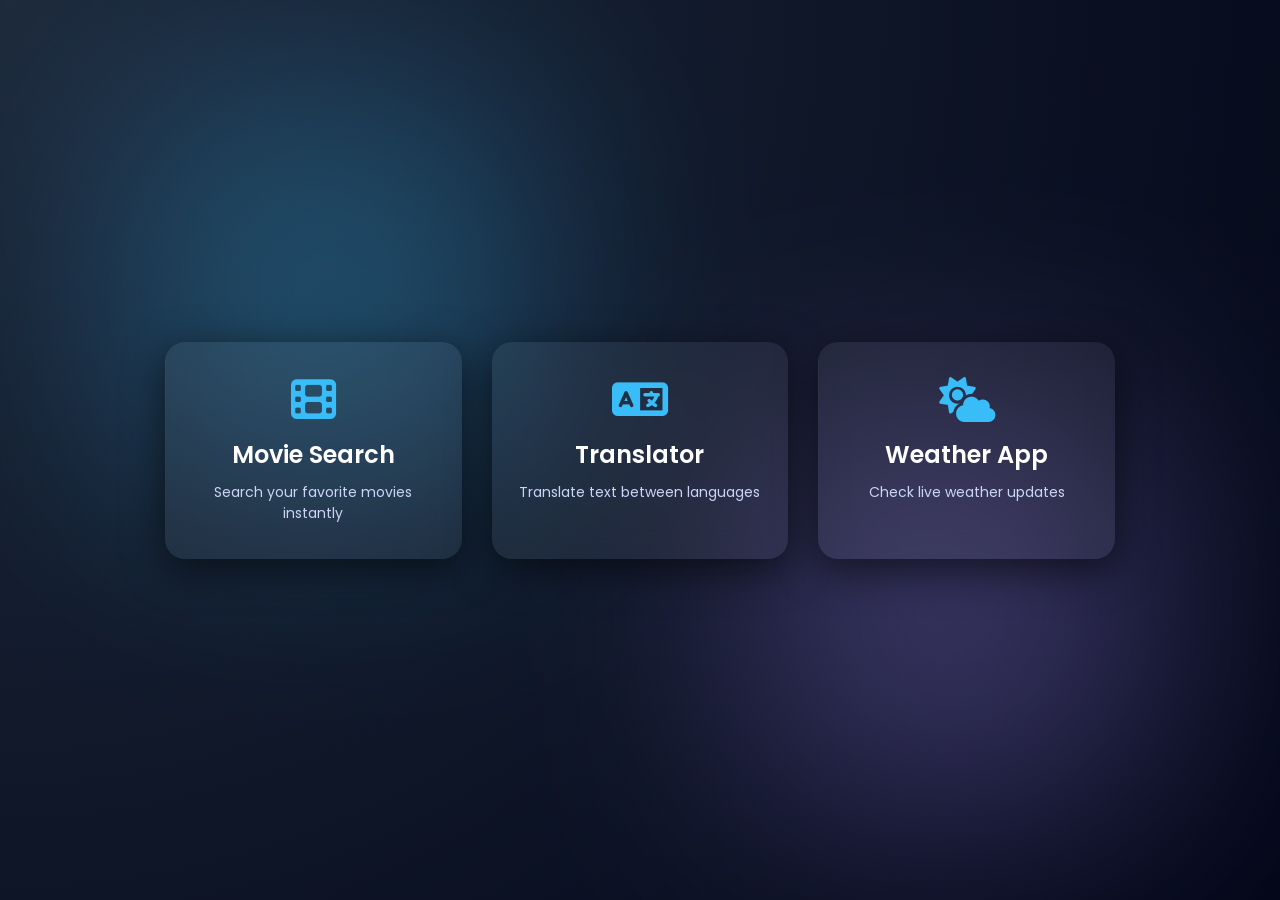
<file: index.html>
<!DOCTYPE html>
<html lang="en">

<head>
    <meta charset="UTF-8" />
    <meta name="viewport" content="width=device-width, initial-scale=1.0" />
    <title>My Projects</title>

    <!-- Fonts -->
    <link href="https://fonts.googleapis.com/css2?family=Poppins:wght@400;500;600&display=swap" rel="stylesheet">

    <!-- Font Awesome -->
    <link rel="stylesheet" href="https://cdnjs.cloudflare.com/ajax/libs/font-awesome/6.5.0/css/all.min.css">

    <style>
        * {
            margin: 0;
            padding: 0;
            box-sizing: border-box;
            font-family: "Poppins", sans-serif;
        }

        body {
            height: 100vh;
            background: radial-gradient(circle at top left, #1e293b, #020617);
            display: flex;
            justify-content: center;
            align-items: center;
            overflow: hidden;
            color: #fff;
        }

        /* Glow background */
        body::before {
            content: "";
            position: absolute;
            width: 400px;
            height: 400px;
            background: #38bdf8;
            filter: blur(120px);
            opacity: 0.3;
            top: 10%;
            left: 10%;
        }

        body::after {
            content: "";
            position: absolute;
            width: 400px;
            height: 400px;
            background: #a78bfa;
            filter: blur(120px);
            opacity: 0.3;
            bottom: 10%;
            right: 10%;
        }

        .container {
            display: grid;
            grid-template-columns: repeat(auto-fit, minmax(260px, 1fr));
            gap: 30px;
            width: 90%;
            max-width: 950px;
            z-index: 1;
        }

        .card {
            background: rgba(255, 255, 255, 0.06);
            backdrop-filter: blur(15px);
            border-radius: 20px;
            padding: 35px 20px;
            text-align: center;
            cursor: pointer;
            transition: all 0.3s ease;
            box-shadow: 0 10px 40px rgba(0, 0, 0, 0.6);
            position: relative;
            overflow: hidden;
            transform: translateY(40px);
            opacity: 0;
            animation: fadeUp 0.8s ease forwards;
        }

        .card:nth-child(1) {
            animation-delay: 0.2s;
        }

        .card:nth-child(2) {
            animation-delay: 0.4s;
        }

        .card:nth-child(3) {
            animation-delay: 0.6s;
        }

        @keyframes fadeUp {
            to {
                transform: translateY(0);
                opacity: 1;
            }
        }

        .card:hover {
            transform: translateY(-10px) scale(1.04);
            box-shadow: 0 20px 50px rgba(0, 0, 0, 0.8);
        }

        .card::before {
            content: "";
            position: absolute;
            inset: 0;
            background: linear-gradient(120deg, transparent, rgba(255, 255, 255, 0.2), transparent);
            transform: translateX(-100%);
            transition: 0.6s;
        }

        .card:hover::before {
            transform: translateX(100%);
        }

        .card i {
            font-size: 45px;
            margin-bottom: 15px;
            color: #38bdf8;
        }

        .card h2 {
            margin-bottom: 10px;
            font-weight: 600;
        }

        .card p {
            color: #cbd5f5;
            font-size: 14px;
        }
    </style>
</head>

<body>

    <div class="container">

        <div class="card" onclick="openProject('Movie Search/index.html')">
            <i class="fa-solid fa-film"></i>
            <h2>Movie Search</h2>
            <p>Search your favorite movies instantly</p>
        </div>

        <div class="card" onclick="openProject('translator/index.html')">
            <i class="fa-solid fa-language"></i>
            <h2>Translator</h2>
            <p>Translate text between languages</p>
        </div>

        <div class="card" onclick="openProject('weather/index.html')">
            <i class="fa-solid fa-cloud-sun"></i>
            <h2>Weather App</h2>
            <p>Check live weather updates</p>
        </div>

    </div>

    <script>
        function openProject(path) {
            window.location.href = path;
        }
    </script>

</body>

</html>
</file>
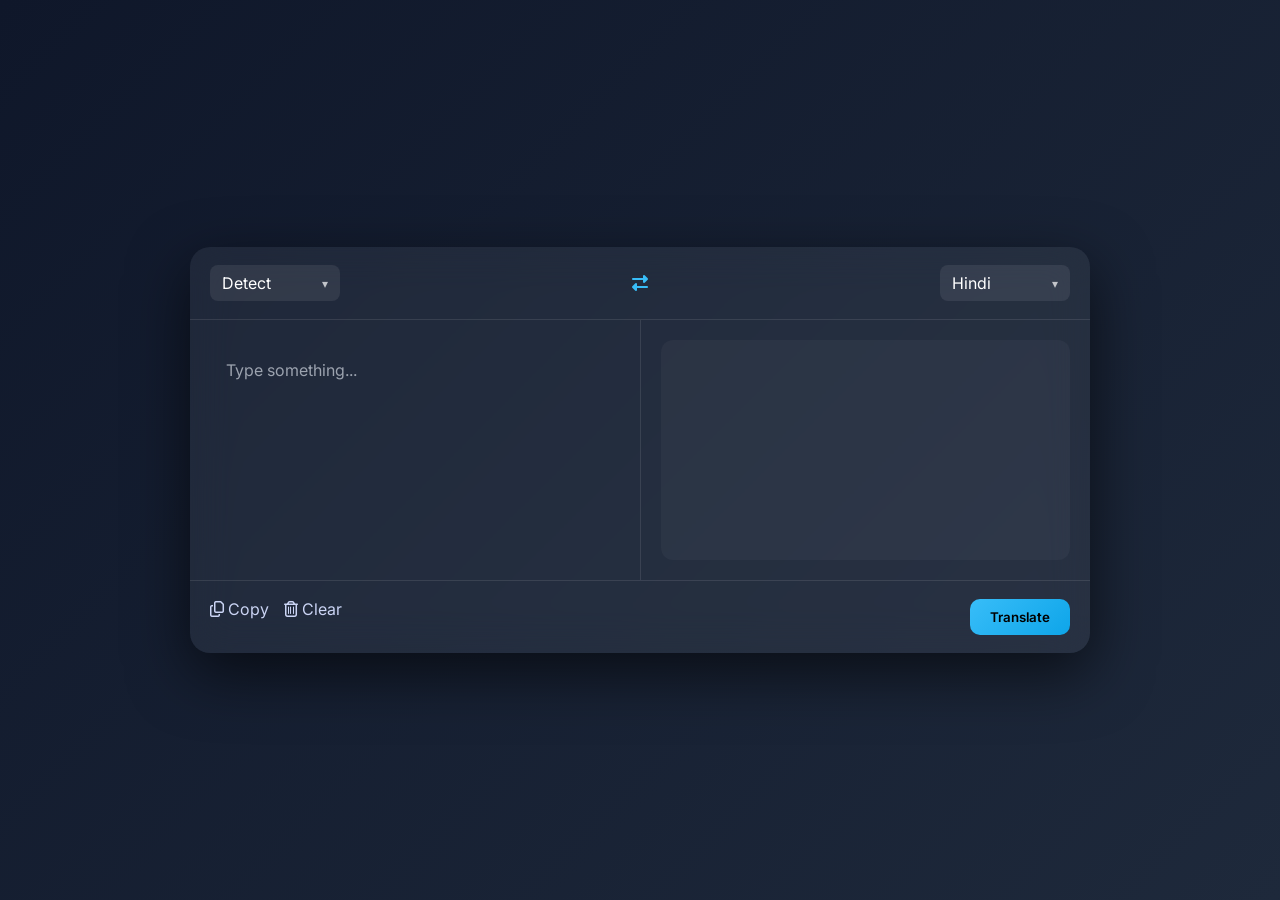
<file: translator/index.html>
<!DOCTYPE html>
<html lang="en">

<head>
    <meta charset="UTF-8">
    <title>Translator Pro+</title>

    <!-- Fonts -->
    <link href="https://fonts.googleapis.com/css2?family=Inter:wght@400;500;600&display=swap" rel="stylesheet">

    <!-- Font Awesome -->
    <link rel="stylesheet" href="https://cdnjs.cloudflare.com/ajax/libs/font-awesome/6.5.0/css/all.min.css">

    <!-- CSS -->
    <link rel="stylesheet" href="style.css">
</head>

<body>

    <div class="container">

        <!-- ===== TOP ===== -->
        <div class="top">

            <!-- Source Language -->
            <div class="custom-select" id="sourceSelect">
                <div class="selected">Detect</div>
                <div class="options">
                    <div data-value="auto">Detect</div>
                    <div data-value="en">English</div>
                    <div data-value="hi">Hindi</div>
                </div>
            </div>

            <!-- Swap -->
            <div id="swapBtn" class="swap">
                <i class="fa-solid fa-right-left"></i>
            </div>

            <!-- Target Language -->
            <div class="custom-select" id="targetSelect">
                <div class="selected">Hindi</div>
                <div class="options">
                    <div data-value="hi">Hindi</div>
                    <div data-value="en">English</div>
                    <div data-value="fr">French</div>
                </div>
            </div>

        </div>

        <!-- ===== PANELS ===== -->
        <div class="panels">

            <!-- Input -->
            <div class="panel">
                <textarea id="inputText" placeholder="Type something..."></textarea>
            </div>

            <!-- Output -->
            <div class="panel">
                <div id="outputText" class="output"></div>
            </div>

        </div>

        <!-- ===== BOTTOM ===== -->
        <div class="bottom">

            <div class="actions">
                <div class="action" onclick="copyText()">
                    <i class="fa-regular fa-copy"></i> Copy
                </div>

                <div class="action" onclick="clearText()">
                    <i class="fa-regular fa-trash-can"></i> Clear
                </div>
            </div>

            <button class="btn" onclick="translateText()">
                Translate
            </button>

        </div>

    </div>

    <!-- JS -->
    <script src="script.js"></script>

</body>

</html>
</file>
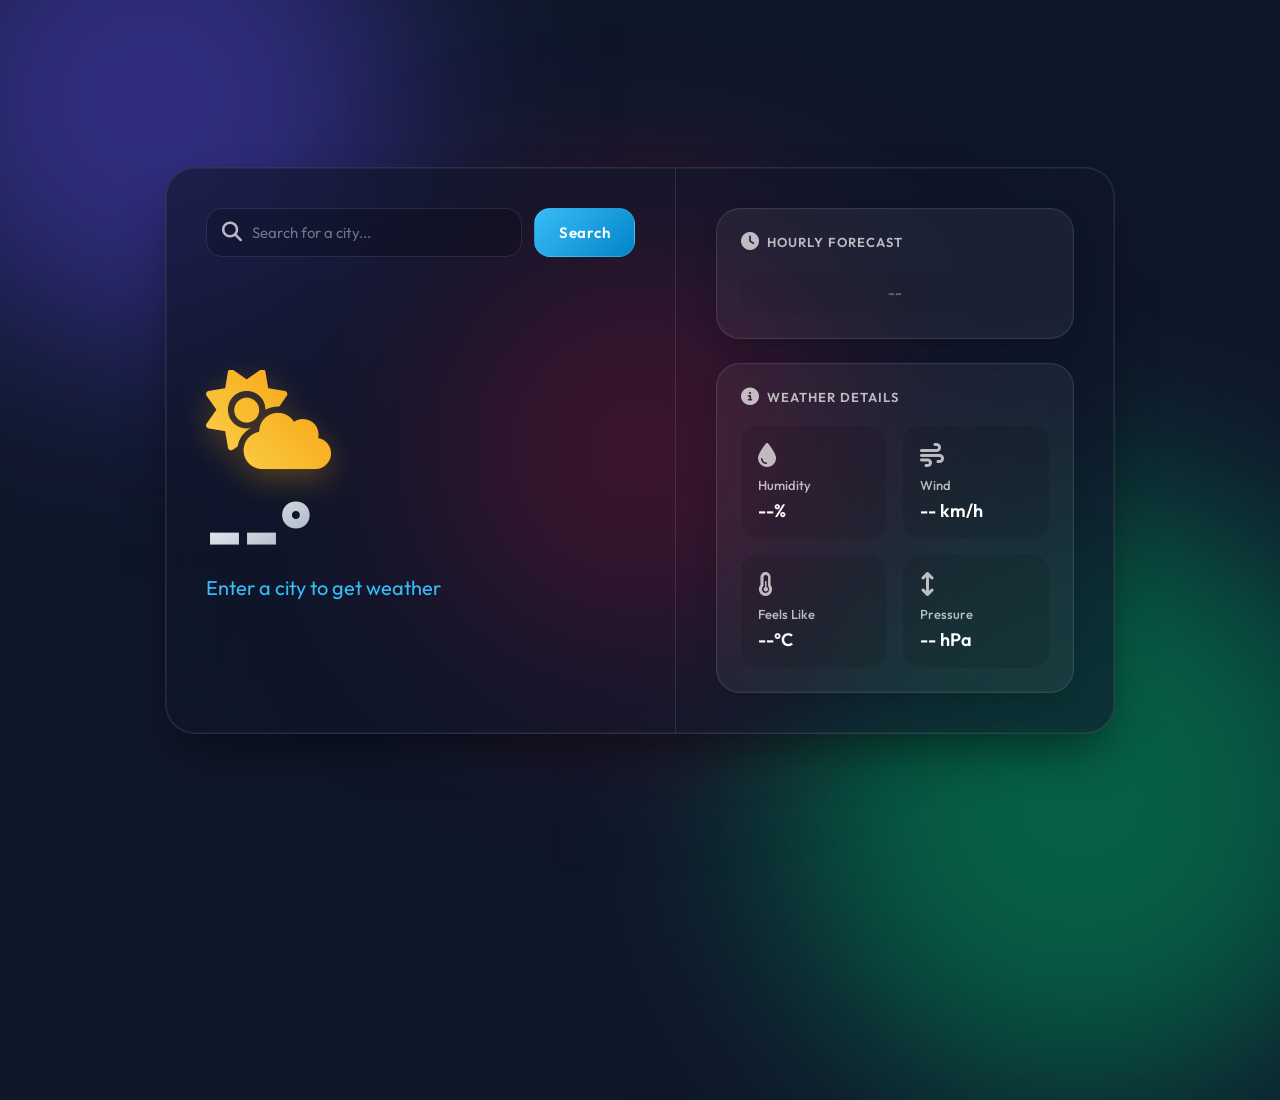
<file: weather/index.html>
<!DOCTYPE html>
<html lang="en">

<head>
    <meta charset="UTF-8">
    <meta name="viewport" content="width=device-width, initial-scale=1.0">
    <title>Pro Weather App | Modern</title>
    
    <!-- Google Fonts -->
    <link rel="preconnect" href="https://fonts.googleapis.com">
    <link rel="preconnect" href="https://fonts.gstatic.com" crossorigin>
    <link href="https://fonts.googleapis.com/css2?family=Outfit:wght@300;400;500;600;700;800&display=swap" rel="stylesheet">
    
    <!-- FontAwesome Icons -->
    <link rel="stylesheet" href="https://cdnjs.cloudflare.com/ajax/libs/font-awesome/6.4.0/css/all.min.css">
    
    <link rel="stylesheet" href="style.css">
</head>

<body>
    <!-- Animated background elements -->
    <div class="bg-shape shape-1"></div>
    <div class="bg-shape shape-2"></div>
    <div class="bg-shape shape-3"></div>

    <div class="app">

        <!-- LEFT -->
        <div class="left">
            <div class="search">
                <div class="input-wrapper">
                    <i class="fa-solid fa-magnifying-glass"></i>
                    <input type="text" id="city" placeholder="Search for a city..." list="cities">
                </div>
                <datalist id="cities">
                    <option value="Jaipur">
                    <option value="Delhi">
                    <option value="Mumbai">
                    <option value="London">
                    <option value="New York">
                </datalist>
                <button onclick="getWeather()">Search</button>
            </div>

            <div class="main-weather fade-in" id="mainWeather">
                <i class="fa-solid fa-cloud-sun weather-icon"></i>
                <h1>--°</h1>
                <p>Enter a city to get weather</p>
            </div>
        </div>

        <!-- RIGHT -->
        <div class="right">

            <div class="box fade-in slide-up delay-1">
                <div class="box-header">
                    <i class="fa-solid fa-clock"></i>
                    <h3>HOURLY FORECAST</h3>
                </div>
                <div class="row" id="hourly">
                    <!-- Placeholder -->
                    <div class="hourly-item empty">
                        <p>--</p>
                    </div>
                </div>
            </div>

            <div class="box fade-in slide-up delay-2">
                <div class="box-header">
                    <i class="fa-solid fa-circle-info"></i>
                    <h3>WEATHER DETAILS</h3>
                </div>
                <div id="details">
                    <!-- Placeholders -->
                    <div class="detail-card">
                        <i class="fa-solid fa-droplet"></i>
                        <span>Humidity</span>
                        <strong>--%</strong>
                    </div>
                    <div class="detail-card">
                        <i class="fa-solid fa-wind"></i>
                        <span>Wind</span>
                        <strong>-- km/h</strong>
                    </div>
                    <div class="detail-card">
                        <i class="fa-solid fa-temperature-half"></i>
                        <span>Feels Like</span>
                        <strong>--°C</strong>
                    </div>
                    <div class="detail-card">
                        <i class="fa-solid fa-arrows-up-down"></i>
                        <span>Pressure</span>
                        <strong>-- hPa</strong>
                    </div>
                </div>
            </div>

        </div>

    </div>

    <script src="script.js"></script>
</body>

</html>
</file>
<file: translator/style.css>
/* ===== RESET ===== */
* {
    margin: 0;
    padding: 0;
    box-sizing: border-box;
    font-family: 'Inter', sans-serif;
}

body {
    height: 100vh;
    background: linear-gradient(135deg, #0f172a, #1e293b);
    display: flex;
    justify-content: center;
    align-items: center;
    color: #fff;
}

/* ===== CONTAINER ===== */
.container {
    width: 900px;
    background: rgba(255, 255, 255, 0.06);
    backdrop-filter: blur(20px);
    border-radius: 20px;
    box-shadow: 0 20px 60px rgba(0,0,0,0.6);
    overflow: hidden;
    animation: fadeIn 0.6s ease;
}

@keyframes fadeIn {
    from {
        opacity: 0;
        transform: translateY(30px);
    }
    to {
        opacity: 1;
        transform: translateY(0);
    }
}

/* ===== TOP ===== */
.top {
    display: flex;
    justify-content: space-between;
    align-items: center;
    padding: 18px 20px;
    border-bottom: 1px solid rgba(255,255,255,0.1);
}

/* ===== CUSTOM SELECT ===== */
.custom-select {
    position: relative;
    width: 130px;
    cursor: pointer;
    user-select: none;
}

.selected {
    padding: 8px 12px;
    border-radius: 8px;
    background: rgba(255,255,255,0.08);
    display: flex;
    justify-content: space-between;
    align-items: center;
}

.selected::after {
    content: "▾";
    font-size: 12px;
    opacity: 0.7;
}

/* Dropdown */
.options {
    position: absolute;
    top: 110%;
    left: 0;
    width: 100%;
    background: #1e293b;
    border-radius: 10px;
    overflow: hidden;
    display: none;
    box-shadow: 0 10px 30px rgba(0,0,0,0.5);
    z-index: 100;
}

.options div {
    padding: 10px;
    transition: 0.2s;
}

.options div:hover {
    background: #38bdf8;
    color: #000;
}

/* ===== PANELS ===== */
.panels {
    display: flex;
    height: 260px;
}

.panel {
    flex: 1;
    padding: 20px;
}

.panel:first-child {
    border-right: 1px solid rgba(255,255,255,0.1);
}

/* ===== TEXTAREA ===== */
textarea {
    width: 100%;
    height: 100%;
    border: none;
    outline: none;
    resize: none;
    font-size: 16px;

    padding: 18px 16px;
    line-height: 1.5;

    background: transparent;
    color: #fff;

    border-radius: 12px;
    transition: all 0.3s ease;
}

textarea::placeholder {
    color: #9ca3af;
}

/* Focus animation */
textarea:focus {
    box-shadow: 0 0 0 2px rgba(56, 189, 248, 0.4),
                0 0 20px rgba(56, 189, 248, 0.25);
    transform: scale(1.01);
}

textarea:hover {
    box-shadow: 0 0 10px rgba(255,255,255,0.05);
}

/* ===== OUTPUT ===== */
.output {
    font-size: 16px;
    color: #e5e7eb;
    line-height: 1.6;

    padding: 18px 16px;
    min-height: 100%;

    display: block;
    white-space: pre-wrap;

    border-radius: 12px;
    background: rgba(255,255,255,0.03);

    transition: all 0.3s ease;
}

/* Typing state */
.output.typing {
    opacity: 0.6;
    transform: scale(0.98);
}

/* Done state */
.output.done {
    animation: outputFade 0.4s ease;
    box-shadow: 0 0 20px rgba(56,189,248,0.15);
}

/* Animation */
@keyframes outputFade {
    from {
        opacity: 0;
        transform: translateY(10px);
    }
    to {
        opacity: 1;
        transform: translateY(0);
    }
}

/* Cursor */
.output.typing::after {
    content: "|";
    margin-left: 2px;
    animation: blink 1s infinite;
}

@keyframes blink {
    50% { opacity: 0; }
}

/* ===== SKELETON ===== */
.skeleton {
    width: 100%;
    height: 14px;
    background: linear-gradient(90deg, #333, #444, #333);
    margin: 6px 0;
    border-radius: 4px;
    animation: shimmer 1.2s infinite;
}

@keyframes shimmer {
    0% { background-position: -200px 0; }
    100% { background-position: 200px 0; }
}

/* ===== BOTTOM ===== */
.bottom {
    display: flex;
    justify-content: space-between;
    padding: 18px 20px;
    border-top: 1px solid rgba(255,255,255,0.1);
}

/* Button */
.btn {
    background: linear-gradient(135deg, #38bdf8, #0ea5e9);
    color: #000;
    padding: 10px 20px;
    border-radius: 10px;
    border: none;
    cursor: pointer;
    font-weight: 600;
    transition: 0.3s;
}

.btn:hover {
    transform: scale(1.05);
    box-shadow: 0 10px 25px rgba(56,189,248,0.4);
}

/* Actions */
.actions {
    display: flex;
    gap: 15px;
}

.action {
    cursor: pointer;
    transition: 0.2s;
    color: #cbd5f5;
}

.action:hover {
    color: #38bdf8;
    transform: translateY(-2px);
}

/* Swap */
.swap {
    cursor: pointer;
    transition: transform 0.3s;
    color: #38bdf8;
}

.swap.rotate {
    transform: rotate(180deg);
}
</file>
<file: weather/style.css>
:root {
  --font-main: 'Outfit', sans-serif;
  --bg-dark: #0f172a;
  --glass-bg: rgba(255, 255, 255, 0.05);
  --glass-border: rgba(255, 255, 255, 0.1);
  --text-primary: #ffffff;
  --text-secondary: rgba(255, 255, 255, 0.7);
  --accent: #38bdf8;
  --shadow: 0 25px 50px -12px rgba(0, 0, 0, 0.5);
}

* {
  margin: 0;
  padding: 0;
  box-sizing: border-box;
  font-family: var(--font-main);
}

body {
  height: 100vh;
  background-color: var(--bg-dark);
  display: flex;
  justify-content: center;
  align-items: center;
  color: var(--text-primary);
  overflow: hidden;
  position: relative;
}

/* --- ANIMATED BACKGROUND --- */
.bg-shape {
  position: absolute;
  filter: blur(100px);
  z-index: -1;
  border-radius: 50%;
  animation: float 20s infinite ease-in-out alternate;
}

.shape-1 {
  width: 500px;
  height: 500px;
  background: #312e81; /* Deep indigo */
  top: -150px;
  left: -100px;
}

.shape-2 {
  width: 600px;
  height: 600px;
  background: #065f46; /* Deep emerald */
  bottom: -200px;
  right: -100px;
  animation-delay: -5s;
}

.shape-3 {
  width: 400px;
  height: 400px;
  background: #881337; /* Deep rose */
  top: 50%;
  left: 50%;
  transform: translate(-50%, -50%);
  animation-duration: 25s;
}

@keyframes float {
  0% { transform: translate(0, 0); }
  100% { transform: translate(100px, 50px); }
}

/* --- MAIN APP CONTAINER --- */
.app {
  display: flex;
  width: 950px;
  max-width: 95%;
  min-height: 550px;
  border-radius: 30px;
  background: rgba(15, 23, 42, 0.6); /* Translucent dark bg */
  backdrop-filter: blur(30px);
  -webkit-backdrop-filter: blur(30px);
  border: 1px solid var(--glass-border);
  box-shadow: inset 0 0 0 1px rgba(255,255,255,0.05), var(--shadow);
  z-index: 1;
}

/* --- LEFT PANEL --- */
.left {
  flex: 1.2;
  padding: 40px;
  border-right: 1px solid var(--glass-border);
  display: flex;
  flex-direction: column;
}

.search {
  display: flex;
  gap: 12px;
}

.input-wrapper {
  flex: 1;
  position: relative;
  display: flex;
  align-items: center;
}

.input-wrapper i {
  position: absolute;
  left: 16px;
  color: var(--text-secondary);
  font-size: 20px;
}

.search input {
  width: 100%;
  padding: 14px 16px 14px 45px;
  border-radius: 16px;
  border: 1px solid var(--glass-border);
  outline: none;
  background: rgba(0, 0, 0, 0.2);
  color: var(--text-primary);
  font-size: 15px;
  transition: all 0.3s ease;
}

.search input:focus {
  background: rgba(0, 0, 0, 0.4);
  border-color: var(--accent);
  box-shadow: 0 0 0 3px rgba(56, 189, 248, 0.2);
}

.search input::placeholder {
  color: rgba(255, 255, 255, 0.4);
}

.search button {
  padding: 0 24px;
  border-radius: 16px;
  border: 1px solid rgba(255,255,255,0.1);
  cursor: pointer;
  background: linear-gradient(135deg, #38bdf8, #0284c7);
  color: white;
  font-weight: 600;
  font-size: 15px;
  letter-spacing: 0.5px;
  transition: all 0.3s ease;
}

.search button:hover {
  transform: translateY(-2px);
  box-shadow: 0 10px 20px -10px rgba(56, 189, 248, 0.6);
}

.search button:active {
  transform: translateY(0);
}

/* --- MAIN WEATHER PANEL --- */
.main-weather {
  flex: 1;
  display: flex;
  flex-direction: column;
  justify-content: center;
  align-items: flex-start;
  margin-top: 20px;
}

.weather-icon {
  font-size: 100px;
  background: -webkit-linear-gradient(45deg, #fcd34d, #f59e0b);
  -webkit-background-clip: text;
  -webkit-text-fill-color: transparent;
  filter: drop-shadow(0 10px 15px rgba(245, 158, 11, 0.3));
  margin-bottom: 20px;
}

.main-weather h1 {
  font-size: 80px;
  font-weight: 800;
  line-height: 1;
  margin-bottom: 5px;
  background: linear-gradient(to bottom right, #ffffff, #94a3b8);
  -webkit-background-clip: text;
  -webkit-text-fill-color: transparent;
}

.main-weather h2 {
  font-size: 24px;
  font-weight: 500;
  color: var(--text-secondary);
  margin-bottom: 5px;
}

.main-weather p {
  font-size: 20px;
  font-weight: 400;
  color: var(--accent);
}

/* --- RIGHT PANEL --- */
.right {
  flex: 1;
  padding: 40px;
  display: flex;
  flex-direction: column;
  gap: 24px;
}

/* BOX */
.box {
  background: var(--glass-bg);
  padding: 24px;
  border-radius: 24px;
  border: 1px solid var(--glass-border);
  box-shadow: inset 0 0 0 1px rgba(255,255,255,0.02), 0 10px 30px -10px rgba(0,0,0,0.3);
}

.box-header {
  display: flex;
  align-items: center;
  gap: 8px;
  margin-bottom: 20px;
  color: var(--text-secondary);
}

.box-header i {
  font-size: 18px;
}

.box-header h3 {
  font-size: 13px;
  font-weight: 600;
  letter-spacing: 1px;
}

/* HOURLY */
.row {
  display: flex;
  justify-content: space-between;
  gap: 10px;
}

.hourly-item {
  display: flex;
  flex-direction: column;
  align-items: center;
  gap: 8px;
  padding: 12px 8px;
  border-radius: 16px;
  background: rgba(0,0,0,0.1);
  flex: 1;
  transition: background 0.3s ease;
}

.hourly-item:hover {
  background: rgba(255,255,255,0.05);
}

.hourly-item p:first-child {
  font-weight: 600;
  font-size: 15px;
}

.hourly-item i {
  font-size: 24px;
  color: var(--accent);
}

.hourly-item.empty {
  opacity: 0.3;
  justify-content: center;
}

/* DETAILS */
#details {
  display: grid;
  grid-template-columns: 1fr 1fr;
  gap: 16px;
}

.detail-card {
  background: rgba(0,0,0,0.1);
  padding: 16px;
  border-radius: 16px;
  display: flex;
  flex-direction: column;
  gap: 6px;
  transition: all 0.3s ease;
  border: 1px solid transparent;
}

.detail-card:hover {
  background: rgba(255,255,255,0.03);
  border-color: rgba(255,255,255,0.05);
  transform: translateY(-2px);
}

.detail-card i {
  font-size: 24px;
  color: var(--text-secondary);
  margin-bottom: 4px;
}

.detail-card span {
  font-size: 13px;
  color: var(--text-secondary);
  font-weight: 500;
}

.detail-card strong {
  font-size: 18px;
  font-weight: 600;
}

/* --- ANIMATIONS --- */
.fade-in {
  animation: fadeIn 0.8s ease forwards;
}

.slide-up {
  opacity: 0;
  transform: translateY(20px);
  animation: slideUp 0.8s cubic-bezier(0.16, 1, 0.3, 1) forwards;
}

.delay-1 { animation-delay: 0.1s; }
.delay-2 { animation-delay: 0.2s; }

@keyframes fadeIn {
  from { opacity: 0; }
  to { opacity: 1; }
}

@keyframes slideUp {
  from { opacity: 0; transform: translateY(20px); }
  to { opacity: 1; transform: translateY(0); }
}

/* Updating content animation */
.update-anim {
  animation: popIn 0.5s cubic-bezier(0.16, 1, 0.3, 1);
}

@keyframes popIn {
  0% { opacity: 0; transform: scale(0.95); }
  100% { opacity: 1; transform: scale(1); }
}
</file>
